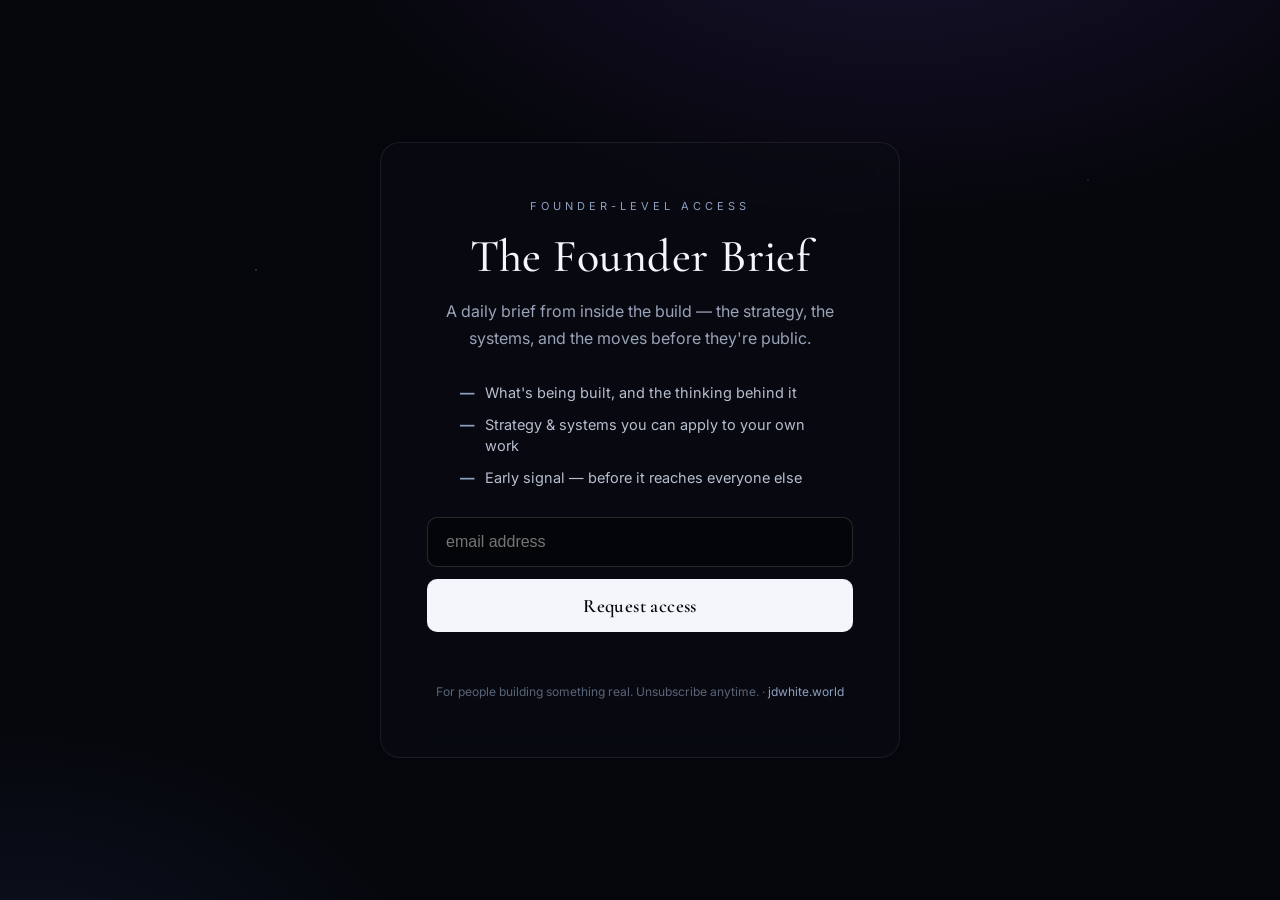
<file: founder/index.html>
<!doctype html>
<html lang="en">
<head>
<meta charset="utf-8" />
<meta name="viewport" content="width=device-width, initial-scale=1, viewport-fit=cover" />
<title>The Founder Brief — JD White</title>
<meta name="description" content="Founder-level access. A daily brief on what's being built, the strategy behind it, and the moves before they're public." />
<meta name="theme-color" content="#05060B" />
<meta property="og:title" content="The Founder Brief — JD White" />
<meta property="og:description" content="Founder-level access. Strategy, systems, and signal — daily." />
<style>
  @import url('https://fonts.googleapis.com/css2?family=Cormorant+Garamond:wght@400;500;600&family=Inter:wght@400;500&display=swap');
  *{box-sizing:border-box;margin:0;padding:0}
  html,body{overflow-x:hidden;width:100%;max-width:100%}
  body{min-height:100dvh;background:
    radial-gradient(1000px 600px at 70% -15%,rgba(60,40,110,.4),transparent 60%),
    radial-gradient(800px 500px at 0% 110%,rgba(30,50,90,.3),transparent 55%),#05060B;
    color:#F4F6FB;font-family:'Inter',sans-serif;display:grid;place-items:center;padding:24px;overflow-x:hidden}
  .stars{position:fixed;inset:0;z-index:-1;background-image:
    radial-gradient(1px 1px at 20% 30%,rgba(255,255,255,.5),transparent),
    radial-gradient(1px 1px at 70% 60%,rgba(255,255,255,.4),transparent),
    radial-gradient(1px 1px at 40% 80%,rgba(200,210,255,.4),transparent),
    radial-gradient(1px 1px at 85% 20%,rgba(255,255,255,.3),transparent);}
  .card{width:100%;max-width:520px;background:rgba(10,12,20,.6);backdrop-filter:blur(18px);
    border:1px solid rgba(255,255,255,.08);border-radius:20px;padding:56px 46px;text-align:center}
  @media(max-width:520px){ .card{padding:40px 22px;border-radius:16px} h1{font-size:38px!important} }
  .kick{color:#8FA0C0;letter-spacing:.36em;font-size:11px;text-transform:uppercase}
  h1{font-family:'Cormorant Garamond';font-weight:500;font-size:46px;line-height:1.1;margin:18px 0 16px;letter-spacing:.01em}
  p.sub{color:#9AA3B8;font-size:16px;line-height:1.7;margin-bottom:30px}
  form{display:flex;flex-direction:column;gap:12px}
  input{width:100%;padding:15px 18px;border-radius:10px;border:1px solid rgba(255,255,255,.14);
    background:rgba(0,0,0,.35);color:#fff;font-size:16px;outline:none}
  input:focus{border-color:rgba(143,160,192,.7)}
  button{width:100%;padding:15px;border:0;border-radius:10px;cursor:pointer;font-family:'Cormorant Garamond';
    font-weight:600;font-size:19px;letter-spacing:.02em;color:#05060B;background:#F4F6FB;transition:transform .15s,background .2s}
  button:hover{transform:translateY(-1px);background:#fff} button:disabled{opacity:.6;cursor:default;transform:none}
  .ok{display:none;font-family:'Cormorant Garamond';font-size:24px;color:#C8CEDC;padding:18px 0}
  .err{color:#ff7a7a;font-size:13px;min-height:16px}
  .fine{font-size:12px;margin-top:22px;color:#5A6478;line-height:1.6}
  a{color:#8FA0C0;text-decoration:none}
  .pts{text-align:left;margin:0 auto 28px;max-width:360px;display:flex;flex-direction:column;gap:10px}
  .pt{display:flex;gap:10px;align-items:flex-start;color:#B6BECE;font-size:14.5px;line-height:1.5}
  .pt b{color:#8FA0C0}
</style>
</head>
<body>
  <div class="stars"></div>
  <div class="card">
    <div class="kick">Founder-Level Access</div>
    <h1>The Founder Brief</h1>
    <p class="sub">A daily brief from inside the build — the strategy, the systems, and the moves before they're public.</p>

    <div class="pts">
      <div class="pt"><b>—</b><span>What's being built, and the thinking behind it</span></div>
      <div class="pt"><b>—</b><span>Strategy &amp; systems you can apply to your own work</span></div>
      <div class="pt"><b>—</b><span>Early signal — before it reaches everyone else</span></div>
    </div>

    <form id="f">
      <input id="email" type="email" inputmode="email" autocomplete="email" placeholder="email address" required />
      <button id="btn" type="submit">Request access</button>
      <div class="err" id="err"></div>
    </form>
    <div class="ok" id="ok">You're on the inside. Watch your inbox.</div>

    <p class="fine">For people building something real. Unsubscribe anytime. · <a href="https://jdwhite.world">jdwhite.world</a></p>
  </div>

<script>
  const f=document.getElementById('f'),btn=document.getElementById('btn'),err=document.getElementById('err'),ok=document.getElementById('ok');
  f.addEventListener('submit',async(e)=>{
    e.preventDefault(); err.textContent=''; const email=document.getElementById('email').value.trim();
    if(!email.includes('@')){err.textContent='Enter a valid email.';return;}
    btn.disabled=true; btn.textContent='Requesting…';
    try{
      const r=await fetch('/api/subscribe',{method:'POST',headers:{'Content-Type':'application/json'},body:JSON.stringify({email})});
      if(r.ok){ f.style.display='none'; ok.style.display='block'; }
      else { const d=await r.json().catch(()=>({})); err.textContent=d.error||'Something went wrong. Try again.'; btn.disabled=false; btn.textContent='Request access'; }
    }catch{ err.textContent='Network error. Try again.'; btn.disabled=false; btn.textContent='Request access'; }
  });
</script>
</body>
</html>
</file>
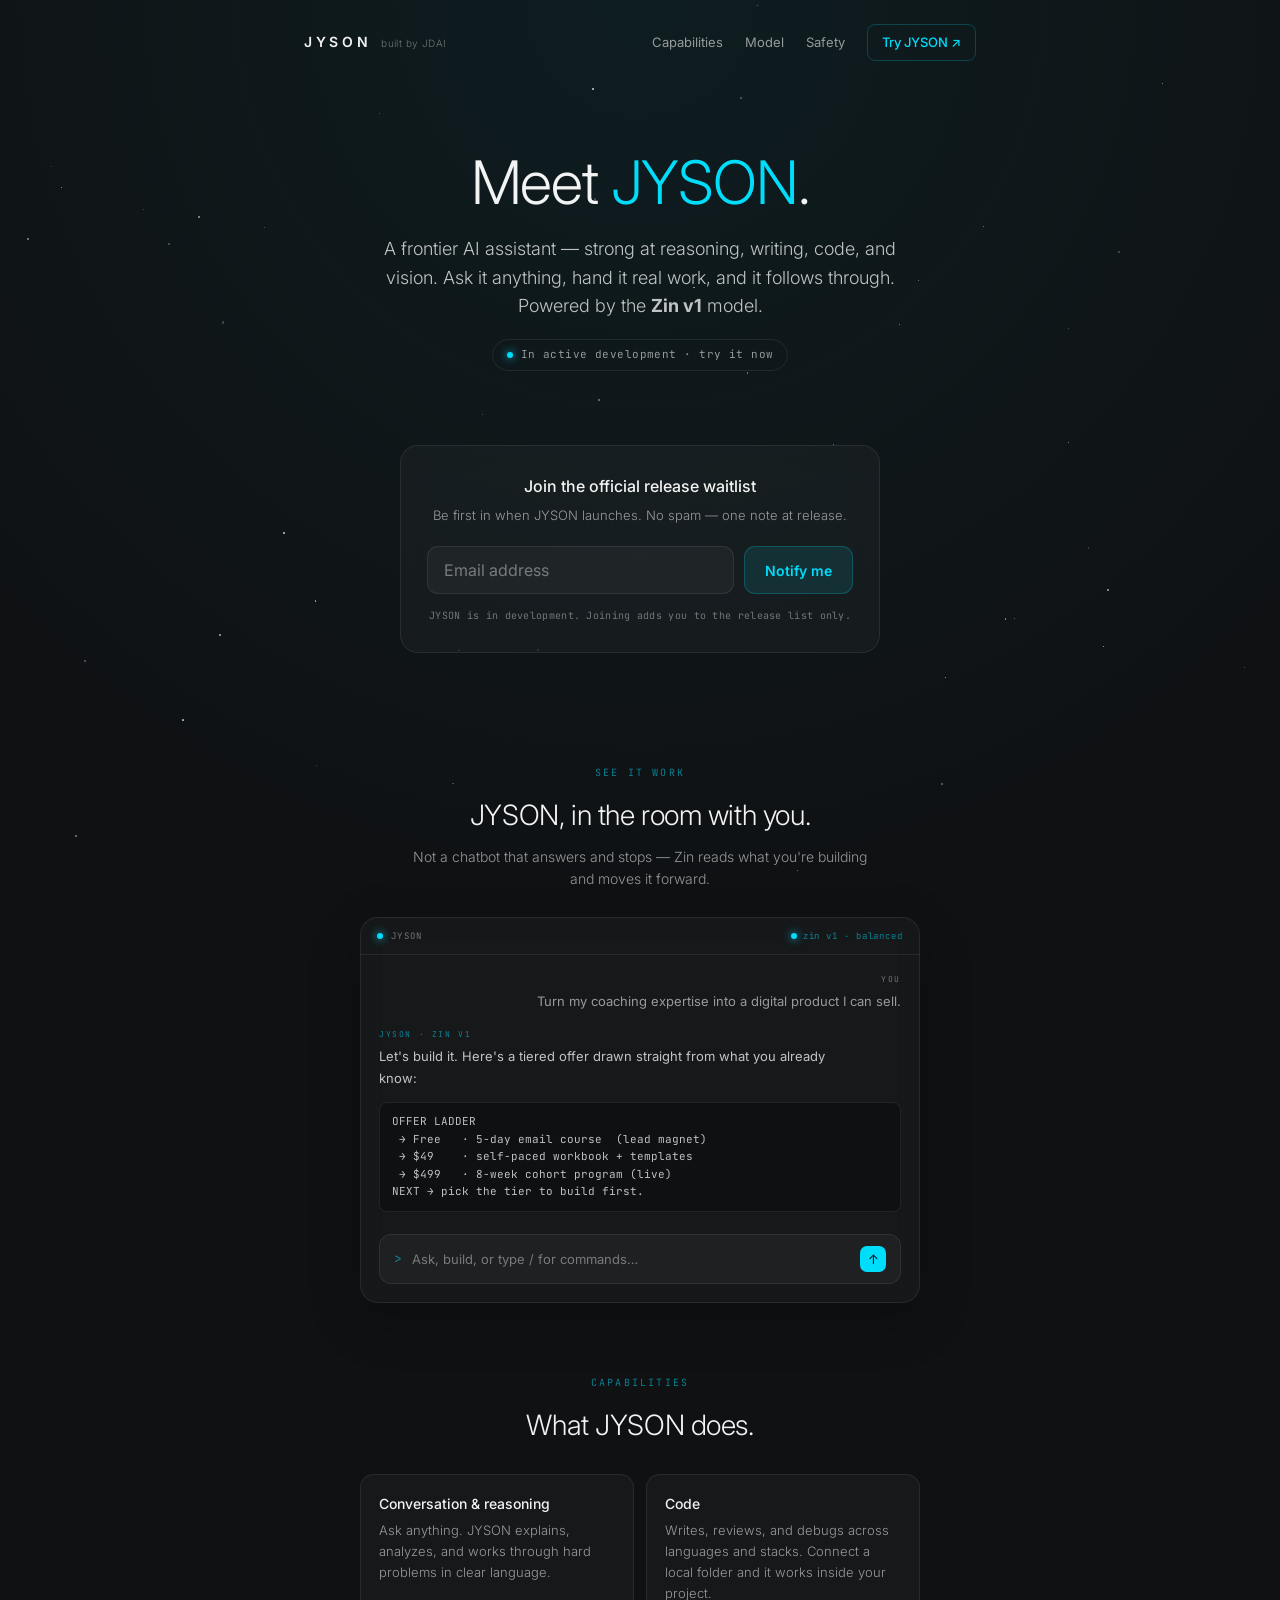
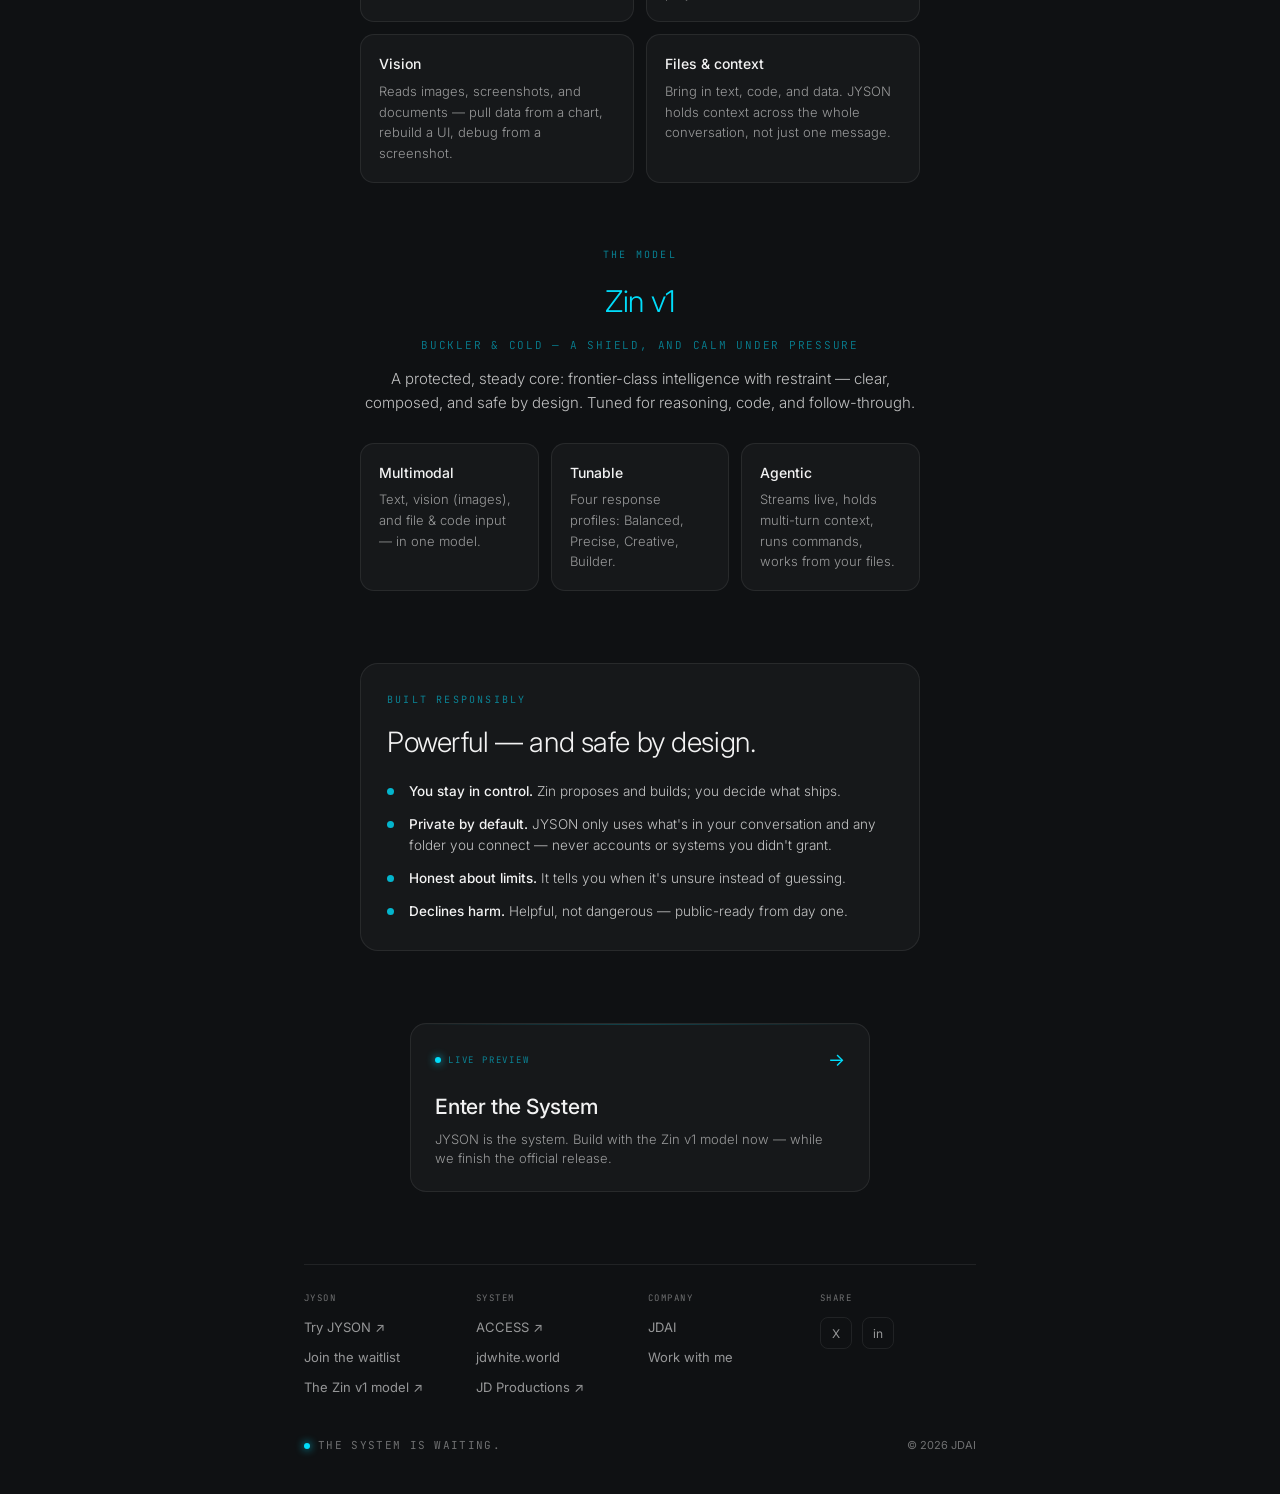
<file: system/index.html>
<!doctype html>
<html lang="en">
<head>
  <meta charset="UTF-8" />
  <meta name="viewport" content="width=device-width, initial-scale=1.0" />
  <title>JYSON — Join the Waitlist</title>
  <meta name="description" content="JYSON is the intelligence layer — an AI that builds with you, powered by the Zin v1 model. In development now. Try it, and join the official release waitlist." />
  <link rel="canonical" href="https://jdwhite.world/system" />
  <link rel="icon" type="image/png" href="/assets/images/jdp-icon.png?v=4" />
  <meta property="og:title" content="JYSON — Join the Waitlist" />
  <meta property="og:description" content="The intelligence layer that builds with you. Powered by Zin v1. Try it now, and be first in at the official release." />
  <meta property="og:url" content="https://jdwhite.world/system" />
  <meta name="theme-color" content="#0f1113" />
  <!-- Day/night theme — same auto schedule as the JYSON app (day 5:30a–7p, else night). Layout never changes; only colors swap. -->
  <script>
    (function () {
      var KEY = 'jyson-theme-preference', DAY = 5 * 60 + 30, NIGHT = 19 * 60, pref = 'auto';
      try { var s = localStorage.getItem(KEY); if (s === 'day' || s === 'night' || s === 'auto') pref = s; } catch (e) {}
      var t = pref === 'day' ? 'day' : pref === 'night' ? 'night'
        : (function () { var d = new Date(), m = d.getHours() * 60 + d.getMinutes(); return m >= DAY && m < NIGHT ? 'day' : 'night'; })();
      document.documentElement.setAttribute('data-theme', t);
    })();
  </script>
  <link rel="preconnect" href="https://fonts.googleapis.com" />
  <link rel="preconnect" href="https://fonts.gstatic.com" crossorigin />
  <link href="https://fonts.googleapis.com/css2?family=Inter:wght@300;400;500;600;700&family=JetBrains+Mono:wght@400;500&display=swap" rel="stylesheet" />
  <style>
    /* Night theme (default) — same palette + layout as the JYSON app */
    :root, [data-theme='night'] {
      color-scheme: dark;
      --bg: #0f1113;
      --cyan: #00ddfb;
      --cyan-muted: rgba(0, 221, 251, 0.55);
      --cyan-dim: rgba(0, 221, 251, 0.10);
      --cyan-glow: rgba(0, 221, 251, 0.22);
      --text: rgba(255, 255, 255, 0.95);
      --text-2: rgba(255, 255, 255, 0.74);
      --text-3: rgba(255, 255, 255, 0.56);
      --text-4: rgba(255, 255, 255, 0.40);
      --panel: rgba(255, 255, 255, 0.03);
      --panel-border: rgba(255, 255, 255, 0.08);
      --input-bg: rgba(255, 255, 255, 0.04);
      --btn-fg: #0f1113;
      --glow: rgba(0, 221, 251, 0.06);
      --font: 'Inter', system-ui, -apple-system, sans-serif;
      --mono: 'JetBrains Mono', ui-monospace, monospace;
    }
    /* Day theme — white, dark text. Same layout, colors swap (matches JYSON). */
    [data-theme='day'] {
      color-scheme: light;
      --bg: #e3e8ec;
      --cyan: #008fa8;
      --cyan-muted: rgba(0, 143, 168, 0.6);
      --cyan-dim: rgba(0, 143, 168, 0.10);
      --cyan-glow: rgba(0, 143, 168, 0.28);
      --text: rgba(12, 18, 28, 0.95);
      --text-2: rgba(12, 18, 28, 0.74);
      --text-3: rgba(12, 18, 28, 0.58);
      --text-4: rgba(12, 18, 28, 0.45);
      --panel: rgba(255, 255, 255, 0.7);
      --panel-border: rgba(12, 18, 28, 0.10);
      --input-bg: rgba(255, 255, 255, 0.85);
      --btn-fg: #ffffff;
      --glow: rgba(0, 143, 168, 0.12);
    }
    * { box-sizing: border-box; margin: 0; padding: 0; }
    html, body { max-width: 100%; overflow-x: hidden; }
    body {
      background: var(--bg);
      background-image: radial-gradient(ellipse 120% 50% at 50% 0%, var(--glow) 0%, transparent 60%);
      color: var(--text);
      font-family: var(--font);
      -webkit-font-smoothing: antialiased;
      min-height: 100svh;
      line-height: 1.6;
      transition: background-color 0.35s ease, color 0.35s ease;
    }
    [data-theme='day'] #stars { display: none; } /* stars only at night */
    /* soft drifting starfield */
    #stars { position: fixed; inset: 0; z-index: 0; pointer-events: none; }
    .star { position: absolute; border-radius: 50%; background: #fff; animation: twinkle var(--d) ease-in-out infinite; animation-delay: var(--dl); opacity: var(--b); }
    @keyframes twinkle { 0%,100% { opacity: calc(var(--b) * 0.3); } 50% { opacity: var(--b); } }

    .wrap { position: relative; z-index: 1; max-width: 720px; margin: 0 auto; padding: 0 24px; }

    /* Nav */
    nav { display: flex; align-items: center; justify-content: space-between; gap: 12px; padding: 24px; max-width: 720px; margin: 0 auto; }
    .brand-group { display: flex; align-items: baseline; gap: 10px; min-width: 0; }
    .brand { font-size: 14px; font-weight: 600; letter-spacing: 0.26em; text-transform: uppercase; }
    .brand-sub { font-size: 10px; font-weight: 300; color: var(--text-4); letter-spacing: 0.04em; }
    /* Top nav links — credibility, Anthropic-announcement style */
    .nav-links { display: flex; align-items: center; gap: 22px; flex-shrink: 0; }
    .nav-links a { font-family: var(--font); font-size: 13px; font-weight: 400; color: var(--text-3); text-decoration: none; white-space: nowrap; transition: color 0.18s ease; }
    .nav-links a:hover { color: var(--cyan); }
    .nav-try { color: var(--cyan) !important; font-weight: 500 !important; border: 1px solid var(--cyan-glow); border-radius: 8px; padding: 7px 14px; transition: background 0.18s ease, border-color 0.18s ease; }
    .nav-try:hover { background: var(--cyan-dim); border-color: var(--cyan); }
    @media (max-width: 640px) {
      .brand-sub { display: none; }
      .nav-links { gap: 0; }
      .nav-links a:not(.nav-try) { display: none; }
    }

    /* Hero */
    .hero { padding: 64px 0 40px; text-align: center; }
    .eyebrow {
      display: inline-flex; align-items: center; gap: 8px;
      font-family: var(--mono); font-size: 10px; letter-spacing: 0.22em; text-transform: uppercase;
      color: var(--cyan-muted); margin-bottom: 22px;
    }
    .dot { width: 6px; height: 6px; border-radius: 50%; background: var(--cyan); box-shadow: 0 0 8px var(--cyan); animation: pulse 1.8s ease-in-out infinite; }
    @keyframes pulse { 0%,100% { opacity: 1; } 50% { opacity: 0.4; } }
    h1 { font-size: clamp(34px, 7vw, 60px); font-weight: 300; letter-spacing: -0.02em; line-height: 1.1; margin-bottom: 20px; }
    h1 .accent { color: var(--cyan); }
    .lead { font-size: clamp(15px, 2.2vw, 18px); font-weight: 300; color: var(--text-2); max-width: 540px; margin: 0 auto 18px; }

    .devnote {
      display: inline-flex; align-items: center; gap: 8px;
      font-family: var(--mono); font-size: 11px; letter-spacing: 0.04em; color: var(--text-3);
      border: 1px solid var(--panel-border); border-radius: 99px; padding: 6px 14px; margin-bottom: 30px;
    }

    .actions { display: flex; flex-direction: column; align-items: center; gap: 14px; }
    .btn-try {
      display: inline-flex; align-items: center; gap: 8px;
      font-family: var(--font); font-size: 15px; font-weight: 600; letter-spacing: 0.01em;
      color: var(--btn-fg); background: var(--cyan); border: none; border-radius: 12px;
      padding: 14px 28px; text-decoration: none; cursor: pointer;
      box-shadow: 0 0 24px rgba(0,221,251,0.28); transition: transform 0.18s ease, box-shadow 0.18s ease;
    }
    .btn-try:hover { transform: translateY(-1px); box-shadow: 0 0 34px rgba(0,221,251,0.45); }
    .try-sub { font-family: var(--mono); font-size: 10px; letter-spacing: 0.08em; color: var(--text-4); text-transform: uppercase; }

    /* ── System link card — clean, editorial, restrained ─────────────── */
    .system-card {
      display: block; width: 100%; max-width: 460px; margin: 4px auto 0;
      text-decoration: none; color: var(--text); text-align: left;
      background: var(--panel); border: 1px solid var(--panel-border); border-radius: 16px;
      padding: 22px 24px; position: relative; overflow: hidden;
      transition: border-color 0.25s ease, transform 0.25s ease, box-shadow 0.25s ease;
    }
    .system-card::before { /* subtle top hairline accent */
      content: ''; position: absolute; top: 0; left: 0; right: 0; height: 1px;
      background: linear-gradient(90deg, transparent, var(--cyan-glow), transparent);
    }
    .system-card:hover { border-color: var(--cyan-glow); transform: translateY(-2px); box-shadow: 0 14px 44px rgba(0,221,251,0.10); }
    .system-card:hover .sc-arrow { transform: translateX(4px); }
    .sc-top { display: flex; align-items: center; justify-content: space-between; margin-bottom: 16px; }
    .sc-live { display: inline-flex; align-items: center; gap: 7px; font-family: var(--mono); font-size: 9px; letter-spacing: 0.2em; text-transform: uppercase; color: var(--cyan-muted); }
    .sc-arrow { font-size: 18px; color: var(--cyan); transition: transform 0.25s ease; }
    .sc-title { font-size: 21px; font-weight: 500; letter-spacing: -0.01em; margin-bottom: 6px; }
    .sc-sub { font-size: 13px; font-weight: 300; color: var(--text-3); line-height: 1.5; }

    /* Waitlist card */
    .waitlist {
      margin: 44px auto 0; max-width: 480px;
      background: var(--panel); border: 1px solid var(--panel-border); border-radius: 18px;
      padding: 28px 26px; backdrop-filter: blur(12px);
    }
    .wl-title { font-size: 16px; font-weight: 500; margin-bottom: 6px; }
    .wl-sub { font-size: 13px; font-weight: 300; color: var(--text-3); margin-bottom: 20px; }
    .wl-form { display: flex; gap: 10px; flex-wrap: wrap; }
    .wl-input {
      flex: 1; min-width: 0; background: var(--input-bg); border: 1px solid var(--panel-border);
      border-radius: 11px; padding: 13px 16px; color: var(--text); font-family: var(--font); font-size: 16px; outline: none;
      transition: border-color 0.2s ease, box-shadow 0.2s ease;
    }
    .wl-input::placeholder { color: var(--text-4); }
    .wl-input:focus { border-color: var(--cyan-glow); box-shadow: 0 0 0 3px rgba(0,221,251,0.08); }
    .wl-btn {
      background: var(--cyan-dim); border: 1px solid var(--cyan-glow); color: var(--cyan);
      border-radius: 11px; padding: 13px 20px; font-family: var(--font); font-size: 14px; font-weight: 600;
      cursor: pointer; white-space: nowrap; transition: background 0.18s ease;
    }
    .wl-btn:hover { background: rgba(0,221,251,0.18); }
    .wl-btn:disabled { opacity: 0.6; cursor: default; }
    .wl-success { font-size: 14px; color: var(--cyan); text-align: center; padding: 6px 0; }
    .wl-error { font-size: 12px; color: #ff8c8c; margin-top: 10px; display: none; }
    .wl-note { font-family: var(--mono); font-size: 10px; color: var(--text-4); margin-top: 14px; text-align: center; letter-spacing: 0.03em; }

    /* Model section */
    .model { margin: 64px auto 0; max-width: 560px; text-align: center; }
    .model-eyebrow { font-family: var(--mono); font-size: 10px; letter-spacing: 0.22em; text-transform: uppercase; color: var(--cyan-muted); margin-bottom: 14px; }
    .model h2 { font-size: clamp(22px, 4vw, 30px); font-weight: 300; letter-spacing: -0.015em; margin-bottom: 12px; }
    .model h2 .v { color: var(--cyan); }
    .model p { font-size: 15px; font-weight: 300; color: var(--text-2); }
    .pillars { display: grid; grid-template-columns: 1fr; gap: 12px; margin-top: 28px; text-align: left; }
    .pillar { background: var(--panel); border: 1px solid var(--panel-border); border-radius: 14px; padding: 18px 18px; }
    .pillar h3 { font-size: 14px; font-weight: 500; margin-bottom: 5px; }
    .pillar p { font-size: 13px; color: var(--text-3); }

    /* Footer */
    footer { margin-top: 72px; border-top: 1px solid var(--panel-border); padding: 26px 0 40px; }
    .foot-row { display: flex; align-items: center; justify-content: space-between; flex-wrap: wrap; gap: 12px; }
    .sys-status { display: inline-flex; align-items: center; gap: 8px; font-family: var(--mono); font-size: 11px; letter-spacing: 0.12em; text-transform: uppercase; color: var(--text-4); }
    .foot-link { font-size: 11px; color: var(--text-4); text-decoration: none; }
    .foot-link:hover { color: var(--cyan-muted); }

    @media (min-width: 640px) { .pillars { grid-template-columns: repeat(3, 1fr); } }

    /* ── Section heading helper ───────────────────────────────────────── */
    .sec { margin: 72px auto 0; max-width: 560px; }
    .sec-eyebrow { font-family: var(--mono); font-size: 10px; letter-spacing: 0.22em; text-transform: uppercase; color: var(--cyan-muted); text-align: center; margin-bottom: 12px; }
    .sec-title { font-size: clamp(20px, 3.6vw, 28px); font-weight: 300; letter-spacing: -0.015em; text-align: center; margin-bottom: 8px; }
    .sec-lead { font-size: 14px; font-weight: 300; color: var(--text-3); text-align: center; max-width: 460px; margin: 0 auto; }

    /* ── Product preview — JYSON chat mock ────────────────────────────── */
    .chatwin { margin-top: 26px; background: var(--panel); border: 1px solid var(--panel-border); border-radius: 18px; overflow: hidden; backdrop-filter: blur(12px); box-shadow: 0 16px 50px rgba(0,0,0,0.25); }
    .cw-bar { display: flex; align-items: center; gap: 8px; padding: 11px 16px; border-bottom: 1px solid var(--panel-border); }
    .cw-bar .cw-label { font-family: var(--mono); font-size: 9px; letter-spacing: 0.15em; text-transform: uppercase; color: var(--text-4); }
    .cw-model { margin-left: auto; display: inline-flex; align-items: center; gap: 6px; font-family: var(--mono); font-size: 9px; letter-spacing: 0.1em; color: var(--cyan-muted); text-transform: lowercase; }
    .cw-msgs { padding: 18px; display: flex; flex-direction: column; gap: 16px; }
    .cw-row { display: flex; flex-direction: column; gap: 5px; }
    .cw-row.user { align-items: flex-end; }
    .cw-tag { font-family: var(--mono); font-size: 8px; letter-spacing: 0.2em; text-transform: uppercase; }
    .cw-tag.you { color: var(--text-4); } .cw-tag.zin { color: var(--cyan-muted); }
    .cw-text { font-size: 13px; line-height: 1.65; color: var(--text-2); max-width: 92%; }
    .cw-text.u { color: var(--text-3); text-align: right; }
    .cw-code { margin-top: 8px; font-family: var(--mono); font-size: 11px; line-height: 1.6; background: rgba(0,0,0,0.30); border: 1px solid var(--panel-border); border-radius: 8px; padding: 10px 12px; color: var(--text-2); overflow-x: auto; white-space: pre; }
    [data-theme='day'] .cw-code { background: rgba(12,18,28,0.05); }
    .cw-input { display: flex; align-items: center; gap: 10px; margin: 4px 18px 18px; padding: 11px 14px; border: 1px solid var(--panel-border); border-radius: 12px; background: var(--input-bg); }
    .cw-input .pr { font-family: var(--mono); font-size: 13px; color: var(--cyan-muted); }
    .cw-input .ph { flex: 1; font-size: 13px; color: var(--text-4); }
    .cw-input .snd { width: 26px; height: 26px; border-radius: 7px; background: var(--cyan); color: var(--btn-fg); display: flex; align-items: center; justify-content: center; font-size: 13px; flex-shrink: 0; }

    /* ── Use cases ────────────────────────────────────────────────────── */
    .uc-grid { display: grid; grid-template-columns: 1fr; gap: 12px; margin-top: 26px; }
    .uc { background: var(--panel); border: 1px solid var(--panel-border); border-radius: 14px; padding: 18px; }
    .uc h3 { font-size: 14px; font-weight: 500; margin-bottom: 5px; }
    .uc p { font-size: 13px; font-weight: 300; color: var(--text-3); }
    @media (min-width: 640px) { .uc-grid { grid-template-columns: repeat(2, 1fr); } }

    /* ── Safety ───────────────────────────────────────────────────────── */
    .safety { margin: 72px auto 0; max-width: 560px; background: var(--panel); border: 1px solid var(--panel-border); border-radius: 18px; padding: 28px 26px; }
    .safety .sec-eyebrow, .safety .sec-title { text-align: left; }
    .safety .sec-title { margin-bottom: 16px; }
    .safety ul { list-style: none; display: flex; flex-direction: column; gap: 12px; }
    .safety li { position: relative; padding-left: 22px; font-size: 13.5px; font-weight: 300; line-height: 1.55; color: var(--text-2); }
    .safety li::before { content: ''; position: absolute; left: 0; top: 7px; width: 7px; height: 7px; border-radius: 50%; background: var(--cyan); opacity: 0.8; }
    .safety .s-k { color: var(--text); font-weight: 500; }

    /* ── Rich footer ──────────────────────────────────────────────────── */
    .foot-cols { display: grid; grid-template-columns: 1fr 1fr; gap: 22px 16px; margin-bottom: 30px; }
    @media (min-width: 560px) { .foot-cols { grid-template-columns: repeat(4, 1fr); } }
    .fc-title { font-family: var(--mono); font-size: 9px; letter-spacing: 0.16em; text-transform: uppercase; color: var(--text-4); margin-bottom: 12px; }
    .fc-link { display: block; font-size: 13px; color: var(--text-3); text-decoration: none; margin-bottom: 9px; transition: color 0.18s ease; }
    .fc-link:hover { color: var(--cyan-muted); }
    .share { display: flex; gap: 10px; margin-top: 4px; }
    .share a { width: 32px; height: 32px; border: 1px solid var(--panel-border); border-radius: 8px; display: flex; align-items: center; justify-content: center; color: var(--text-3); text-decoration: none; font-size: 12px; transition: all 0.18s ease; }
    .share a:hover { color: var(--cyan); border-color: var(--cyan-glow); }
  </style>
</head>
<body>
  <div id="stars"></div>

  <nav>
    <span class="brand-group">
      <span class="brand">JYSON</span>
      <span class="brand-sub">built by JDAI</span>
    </span>
    <div class="nav-links">
      <a href="#capabilities">Capabilities</a>
      <a href="#model">Model</a>
      <a href="#safety">Safety</a>
      <a class="nav-try" href="https://jyson.vercel.app" target="_blank" rel="noopener">Try JYSON ↗</a>
    </div>
  </nav>

  <div class="wrap">
    <!-- Hero -->
    <section class="hero">
      <h1>Meet <span class="accent">JYSON</span>.</h1>
      <p class="lead">
        A frontier AI assistant — strong at reasoning, writing, code, and vision.
        Ask it anything, hand it real work, and it follows through. Powered by the <strong>Zin&nbsp;v1</strong> model.
      </p>
      <div class="devnote"><span class="dot"></span> In active development · try it now</div>

      <!-- Waitlist -->
      <div class="waitlist">
        <div class="wl-title">Join the official release waitlist</div>
        <div class="wl-sub">Be first in when JYSON launches. No spam — one note at release.</div>
        <form class="wl-form" id="wl-form" onsubmit="return submitWaitlist(event)">
          <input class="wl-input" id="wl-email" type="email" required placeholder="Email address" autocomplete="email" />
          <button class="wl-btn" id="wl-btn" type="submit">Notify me</button>
        </form>
        <div class="wl-error" id="wl-error">Something went wrong — try again.</div>
        <div class="wl-note">JYSON is in development. Joining adds you to the release list only.</div>
      </div>
    </section>

    <!-- Product preview -->
    <section class="sec" aria-label="JYSON preview">
      <div class="sec-eyebrow">See it work</div>
      <h2 class="sec-title">JYSON, in the room with you.</h2>
      <p class="sec-lead">Not a chatbot that answers and stops — Zin reads what you're building and moves it forward.</p>
      <div class="chatwin">
        <div class="cw-bar">
          <span class="dot"></span>
          <span class="cw-label">JYSON</span>
          <span class="cw-model"><span class="dot"></span> zin v1 · balanced</span>
        </div>
        <div class="cw-msgs">
          <div class="cw-row user">
            <span class="cw-tag you">You</span>
            <span class="cw-text u">Turn my coaching expertise into a digital product I can sell.</span>
          </div>
          <div class="cw-row">
            <span class="cw-tag zin">JYSON · Zin v1</span>
            <span class="cw-text">Let's build it. Here's a tiered offer drawn straight from what you already know:</span>
            <div class="cw-code">OFFER LADDER
 → Free   · 5-day email course  (lead magnet)
 → $49    · self-paced workbook + templates
 → $499   · 8-week cohort program (live)
NEXT → pick the tier to build first.</div>
          </div>
        </div>
        <div class="cw-input">
          <span class="pr">&gt;</span>
          <span class="ph">Ask, build, or type / for commands…</span>
          <span class="snd">↑</span>
        </div>
      </div>
    </section>

    <!-- Capabilities -->
    <section id="capabilities" class="sec" aria-label="Capabilities">
      <div class="sec-eyebrow">Capabilities</div>
      <h2 class="sec-title">What JYSON does.</h2>
      <div class="uc-grid">
        <div class="uc"><h3>Conversation &amp; reasoning</h3><p>Ask anything. JYSON explains, analyzes, and works through hard problems in clear language.</p></div>
        <div class="uc"><h3>Code</h3><p>Writes, reviews, and debugs across languages and stacks. Connect a local folder and it works inside your project.</p></div>
        <div class="uc"><h3>Vision</h3><p>Reads images, screenshots, and documents — pull data from a chart, rebuild a UI, debug from a screenshot.</p></div>
        <div class="uc"><h3>Files &amp; context</h3><p>Bring in text, code, and data. JYSON holds context across the whole conversation, not just one message.</p></div>
      </div>
    </section>

    <!-- The model -->
    <section id="model" class="model">
      <div class="model-eyebrow">The Model</div>
      <h2><span class="v">Zin v1</span></h2>
      <p style="font-family: var(--mono); font-size: 11px; letter-spacing: 0.16em; text-transform: uppercase; color: var(--cyan-muted); margin-bottom: 12px;">Buckler &amp; cold — a shield, and calm under pressure</p>
      <p>A protected, steady core: frontier-class intelligence with restraint — clear, composed, and safe by design. Tuned for reasoning, code, and follow-through.</p>
      <div class="pillars">
        <div class="pillar"><h3>Multimodal</h3><p>Text, vision (images), and file &amp; code input — in one model.</p></div>
        <div class="pillar"><h3>Tunable</h3><p>Four response profiles: Balanced, Precise, Creative, Builder.</p></div>
        <div class="pillar"><h3>Agentic</h3><p>Streams live, holds multi-turn context, runs commands, works from your files.</p></div>
      </div>
    </section>

    <!-- Built responsibly -->
    <section id="safety" class="safety" aria-label="Built responsibly">
      <div class="sec-eyebrow">Built responsibly</div>
      <h2 class="sec-title">Powerful — and safe by design.</h2>
      <ul>
        <li><span class="s-k">You stay in control.</span> Zin proposes and builds; you decide what ships.</li>
        <li><span class="s-k">Private by default.</span> JYSON only uses what's in your conversation and any folder you connect — never accounts or systems you didn't grant.</li>
        <li><span class="s-k">Honest about limits.</span> It tells you when it's unsure instead of guessing.</li>
        <li><span class="s-k">Declines harm.</span> Helpful, not dangerous — public-ready from day one.</li>
      </ul>
    </section>

    <!-- Enter the system -->
    <section class="sec" style="text-align: center;" aria-label="Enter the System">
      <a class="system-card" href="https://jyson.vercel.app" target="_blank" rel="noopener" aria-label="Enter the System">
        <div class="sc-top">
          <span class="sc-live"><span class="dot"></span> Live preview</span>
          <span class="sc-arrow">→</span>
        </div>
        <div class="sc-title">Enter the System</div>
        <div class="sc-sub">JYSON is the system. Build with the Zin&nbsp;v1 model now — while we finish the official release.</div>
      </a>
    </section>

    <!-- Footer -->
    <footer>
      <div class="foot-cols">
        <div>
          <div class="fc-title">JYSON</div>
          <a class="fc-link" href="https://jyson.vercel.app" target="_blank" rel="noopener">Try JYSON ↗</a>
          <a class="fc-link" href="#wl-email">Join the waitlist</a>
          <a class="fc-link" href="https://jyson.vercel.app" target="_blank" rel="noopener">The Zin v1 model ↗</a>
        </div>
        <div>
          <div class="fc-title">System</div>
          <a class="fc-link" href="https://app-iota-inky-62.vercel.app" target="_blank" rel="noopener">ACCESS ↗</a>
          <a class="fc-link" href="https://jdwhite.world/">jdwhite.world</a>
          <a class="fc-link" href="https://jdproductions.io" target="_blank" rel="noopener">JD Productions ↗</a>
        </div>
        <div>
          <div class="fc-title">Company</div>
          <a class="fc-link" href="https://jdwhite.world/">JDAI</a>
          <a class="fc-link" href="https://jdwhite.world/work-with-me">Work with me</a>
        </div>
        <div>
          <div class="fc-title">Share</div>
          <div class="share">
            <a href="https://twitter.com/intent/tweet?text=JYSON%20%E2%80%94%20the%20intelligence%20layer%20that%20builds%20with%20you.&url=https%3A%2F%2Fjdwhite.world%2Fsystem" target="_blank" rel="noopener" aria-label="Share on X">X</a>
            <a href="https://www.linkedin.com/sharing/share-offsite/?url=https%3A%2F%2Fjdwhite.world%2Fsystem" target="_blank" rel="noopener" aria-label="Share on LinkedIn">in</a>
          </div>
        </div>
      </div>
      <div class="foot-row">
        <span class="sys-status"><span class="dot"></span> The system is waiting.</span>
        <span class="foot-link">© 2026 JDAI</span>
      </div>
    </footer>
  </div>

  <script>
    // ── Waitlist endpoint ──────────────────────────────────────────────
    // Paste your Formspree form URL here to capture signups (free: formspree.io).
    // e.g. 'https://formspree.io/f/abcdwxyz'. Leave '' to use the mailto fallback.
    var WAITLIST_ENDPOINT = 'https://formspree.io/f/maqzgqwz';
    var FALLBACK_EMAIL = 'jdevinwhite2@gmail.com';

    async function submitWaitlist(e) {
      e.preventDefault();
      var email = document.getElementById('wl-email').value.trim();
      var btn = document.getElementById('wl-btn');
      var form = document.getElementById('wl-form');
      var err = document.getElementById('wl-error');
      if (!email) return false;
      err.style.display = 'none';
      btn.disabled = true; btn.textContent = '…';

      function success() {
        form.parentNode.querySelector('.wl-form').outerHTML =
          '<div class="wl-success">You’re on the list. We’ll reach out at launch.</div>';
      }

      try {
        if (WAITLIST_ENDPOINT) {
          var res = await fetch(WAITLIST_ENDPOINT, {
            method: 'POST',
            headers: { 'Content-Type': 'application/json', 'Accept': 'application/json' },
            body: JSON.stringify({ email: email, source: 'jdwhite.world/system', list: 'jyson-official-release' })
          });
          if (!res.ok) throw new Error('bad status');
          success();
        } else {
          // No endpoint configured yet → open a pre-filled email so no signup is lost.
          window.location.href = 'mailto:' + FALLBACK_EMAIL +
            '?subject=JYSON%20Waitlist&body=' + encodeURIComponent('Add me to the JYSON release waitlist: ' + email);
          success();
        }
      } catch (_) {
        btn.disabled = false; btn.textContent = 'Notify me';
        err.style.display = 'block';
      }
      return false;
    }

    // ── Soft starfield ─────────────────────────────────────────────────
    (function () {
      var c = document.getElementById('stars');
      for (var i = 0; i < 50; i++) {
        var s = document.createElement('div');
        s.className = 'star';
        var size = Math.random() * 1.6 + 0.5;
        s.style.left = (Math.random() * 100) + '%';
        s.style.top = (Math.random() * 100) + '%';
        s.style.width = size + 'px';
        s.style.height = size + 'px';
        s.style.setProperty('--b', (Math.random() * 0.5 + 0.2).toFixed(2));
        s.style.setProperty('--d', (Math.random() * 3 + 3).toFixed(1) + 's');
        s.style.setProperty('--dl', (Math.random() * 4).toFixed(1) + 's');
        c.appendChild(s);
      }
    })();
  </script>
</body>
</html>
</file>
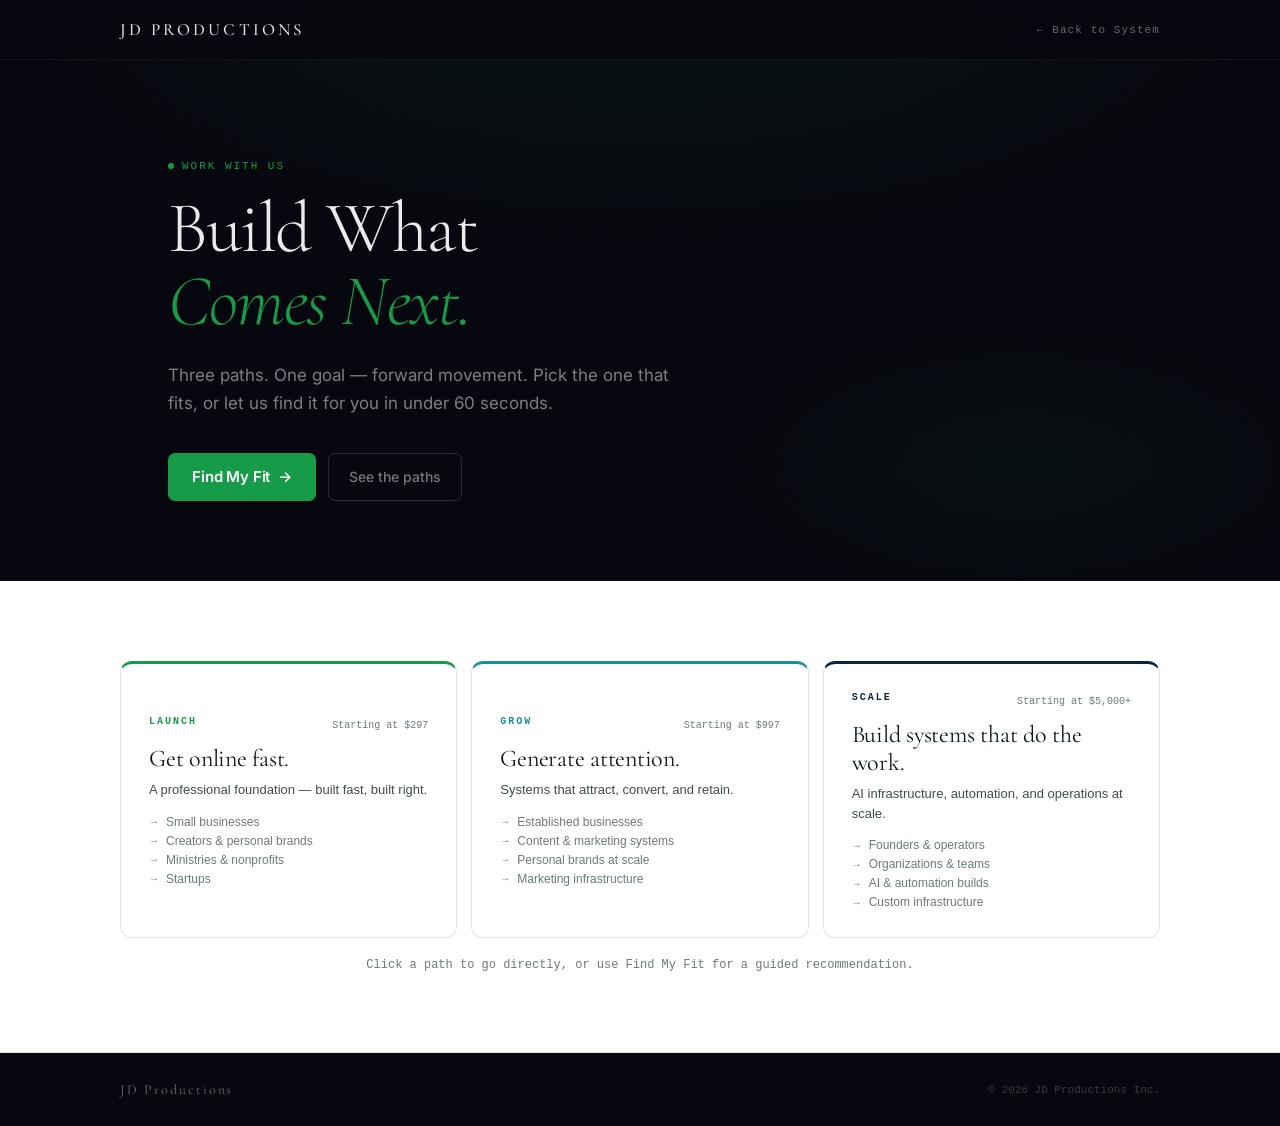
<file: work-with-me/index 2.html>
<!DOCTYPE html>
<html lang="en">
<head>
  <meta charset="UTF-8">
  <meta name="viewport" content="width=device-width, initial-scale=1.0, maximum-scale=1.0">
  <title>Work With Us — JD Productions</title>
  <meta name="description" content="Launch, grow, or scale your project with JD Productions. Find your fit in under 60 seconds.">
  <link rel="canonical" href="https://jdwhite.world/work-with-me/">
  <link rel="icon" type="image/svg+xml" href="/assets/images/favicon.svg?v=3">
  <link rel="icon" type="image/x-icon" href="/favicon.ico">
  <link rel="preconnect" href="https://fonts.googleapis.com">
  <link rel="preconnect" href="https://fonts.gstatic.com" crossorigin>
  <link href="https://fonts.googleapis.com/css2?family=Cormorant+Garamond:ital,wght@0,300;0,400;0,500;1,300;1,400&family=Inter:wght@300;400;500;600&display=swap" rel="stylesheet">

  <style>
    *, *::before, *::after { box-sizing: border-box; margin: 0; padding: 0; }

    :root {
      --emerald:    #169B48;
      --emerald-dk: #0F7035;
      --emerald-lt: rgba(22,155,72,0.10);
      --dark:       #07080F;
      --dark-2:     #0D1018;
      --white:      #FFFFFF;
      --bg-alt:     #F8FAF9;
      --text:       #0A1A12;
      --text-sub:   #3A5044;
      --text-mute:  #6A7D72;
      --border:     #DDE8E2;
      --mono:       'Courier New', Courier, monospace;
    }

    html { scroll-behavior: smooth; }

    body {
      font-family: 'Inter', sans-serif;
      background: var(--white);
      color: var(--text);
      -webkit-font-smoothing: antialiased;
      min-height: 100vh;
    }

    /* ── Nav ── */
    nav {
      position: fixed;
      top: 0; left: 0; right: 0;
      z-index: 100;
      height: 60px;
      display: flex;
      align-items: center;
      padding: 0 clamp(16px, 4vw, 48px);
      background: rgba(7,8,15,0.92);
      backdrop-filter: blur(14px);
      -webkit-backdrop-filter: blur(14px);
      border-bottom: 1px solid rgba(255,255,255,0.06);
    }

    .nav-inner {
      width: 100%;
      max-width: 1040px;
      margin: 0 auto;
      display: flex;
      align-items: center;
      justify-content: space-between;
    }

    .nav-logo {
      font-family: 'Cormorant Garamond', serif;
      font-size: 17px;
      font-weight: 500;
      letter-spacing: 0.18em;
      color: rgba(255,255,255,0.90);
      text-decoration: none;
      text-transform: uppercase;
    }

    .nav-back {
      font-family: var(--mono);
      font-size: 11px;
      letter-spacing: 0.10em;
      color: rgba(255,255,255,0.40);
      text-decoration: none;
      display: flex;
      align-items: center;
      gap: 6px;
      transition: color 0.15s;
    }
    .nav-back:hover { color: rgba(255,255,255,0.70); }

    /* ── Hero ── */
    .hero {
      padding-top: 60px;
      background: var(--dark);
      overflow: hidden;
      position: relative;
    }

    .hero::before {
      content: '';
      position: absolute;
      inset: 0;
      background:
        radial-gradient(ellipse 70% 60% at 50% 0%, rgba(22,155,72,0.08) 0%, transparent 70%),
        radial-gradient(ellipse 40% 40% at 80% 80%, rgba(22,155,72,0.05) 0%, transparent 60%);
      pointer-events: none;
    }

    .hero-inner {
      max-width: 1040px;
      margin: 0 auto;
      padding: clamp(64px, 10vw, 100px) clamp(16px, 4vw, 48px) clamp(56px, 8vw, 80px);
      position: relative;
      z-index: 1;
    }

    .hero-eyebrow {
      font-family: var(--mono);
      font-size: 11px;
      letter-spacing: 0.18em;
      color: var(--emerald);
      text-transform: uppercase;
      margin-bottom: 20px;
      display: flex;
      align-items: center;
      gap: 8px;
    }

    .hero-eyebrow::before {
      content: '';
      display: inline-block;
      width: 6px; height: 6px;
      border-radius: 50%;
      background: var(--emerald);
    }

    .hero-title {
      font-family: 'Cormorant Garamond', serif;
      font-size: clamp(40px, 6vw, 72px);
      font-weight: 300;
      line-height: 1.02;
      letter-spacing: -0.02em;
      color: rgba(255,255,255,0.92);
      margin-bottom: 22px;
    }

    .hero-title em {
      font-style: italic;
      color: var(--emerald);
    }

    .hero-sub {
      font-size: clamp(14px, 1.6vw, 17px);
      line-height: 1.65;
      color: rgba(255,255,255,0.48);
      max-width: 48ch;
      margin-bottom: 36px;
    }

    .btn-primary {
      display: inline-flex;
      align-items: center;
      gap: 8px;
      background: var(--emerald);
      color: #fff;
      border: none;
      border-radius: 7px;
      font-size: 15px;
      font-weight: 600;
      font-family: 'Inter', sans-serif;
      padding: 13px 24px;
      cursor: pointer;
      min-height: 48px;
      letter-spacing: -0.01em;
      text-decoration: none;
      transition: background 0.15s;
    }
    .btn-primary:hover { background: var(--emerald-dk); }

    .btn-ghost {
      display: inline-flex;
      align-items: center;
      gap: 6px;
      background: none;
      color: rgba(255,255,255,0.45);
      border: 1px solid rgba(255,255,255,0.14);
      border-radius: 7px;
      font-size: 14px;
      font-weight: 500;
      font-family: 'Inter', sans-serif;
      padding: 12px 20px;
      cursor: pointer;
      min-height: 48px;
      text-decoration: none;
      transition: border-color 0.15s, color 0.15s;
    }
    .btn-ghost:hover { border-color: rgba(255,255,255,0.30); color: rgba(255,255,255,0.75); }

    /* ── Tier cards ── */
    .tiers-section {
      background: var(--white);
      padding: clamp(52px, 7vw, 80px) clamp(16px, 4vw, 48px);
    }

    .tiers-grid {
      max-width: 1040px;
      margin: 0 auto;
      display: grid;
      grid-template-columns: repeat(3, 1fr);
      gap: 14px;
    }

    .tier-card {
      background: var(--white);
      border: 1.5px solid var(--border);
      border-radius: 12px;
      padding: clamp(20px, 2.5vw, 28px);
      cursor: pointer;
      text-align: left;
      transition: border-color 0.15s, background 0.15s, transform 0.15s;
    }

    .tier-card:hover {
      background: var(--bg-alt);
      transform: translateY(-2px);
    }

    .tier-label {
      font-family: var(--mono);
      font-size: 10px;
      font-weight: 700;
      letter-spacing: 0.20em;
      text-transform: uppercase;
      margin-bottom: 8px;
    }

    .tier-price {
      font-family: var(--mono);
      font-size: 10px;
      color: var(--text-mute);
      float: right;
    }

    .tier-headline {
      font-family: 'Cormorant Garamond', serif;
      font-size: clamp(20px, 2vw, 24px);
      font-weight: 400;
      color: var(--text);
      margin: 10px 0 8px;
      letter-spacing: -0.01em;
      line-height: 1.15;
    }

    .tier-desc {
      font-size: 13px;
      color: var(--text-sub);
      line-height: 1.55;
      margin-bottom: 14px;
    }

    .tier-for {
      list-style: none;
      display: flex;
      flex-direction: column;
      gap: 5px;
    }

    .tier-for li {
      font-size: 12px;
      color: var(--text-mute);
      display: flex;
      align-items: center;
      gap: 7px;
    }

    .tier-for li::before {
      content: '→';
      font-size: 10px;
    }

    /* ── Section wrapper ── */
    .section-inner {
      max-width: 640px;
      margin: 0 auto;
      padding: clamp(52px, 7vw, 80px) clamp(16px, 4vw, 24px);
    }

    /* ── Quiz ── */
    .quiz-section { background: var(--bg-alt); border-top: 1px solid var(--border); }

    .progress-dots {
      display: flex;
      align-items: center;
      gap: 5px;
      justify-content: center;
      margin-bottom: 36px;
    }

    .dot {
      height: 5px;
      border-radius: 100px;
      background: var(--border);
      transition: all 0.25s ease;
    }

    .dot.active { width: 20px; background: var(--emerald); }
    .dot.done   { width: 5px;  background: var(--emerald-dk); opacity: 0.6; }
    .dot.pending { width: 5px; }

    .quiz-card {
      transition: opacity 0.22s ease, transform 0.22s ease;
    }

    .quiz-card.fade-out {
      opacity: 0;
      transform: translateY(10px);
    }

    .q-eyebrow {
      font-family: var(--mono);
      font-size: 10px;
      letter-spacing: 0.14em;
      text-transform: uppercase;
      color: var(--text-mute);
      margin-bottom: 10px;
    }

    .q-text {
      font-family: 'Cormorant Garamond', serif;
      font-size: clamp(24px, 3.5vw, 34px);
      font-weight: 300;
      color: var(--text);
      margin-bottom: 28px;
      letter-spacing: -0.02em;
      line-height: 1.15;
    }

    .quiz-options {
      display: flex;
      flex-direction: column;
      gap: 9px;
    }

    .quiz-option {
      display: flex;
      align-items: center;
      justify-content: space-between;
      gap: 12px;
      background: var(--white);
      border: 1.5px solid var(--border);
      border-radius: 9px;
      padding: 14px 18px;
      cursor: pointer;
      text-align: left;
      font-size: 15px;
      font-weight: 500;
      font-family: 'Inter', sans-serif;
      color: var(--text-sub);
      width: 100%;
      min-height: 52px;
      transition: all 0.14s ease;
      -webkit-tap-highlight-color: transparent;
    }

    .quiz-option:hover, .quiz-option:focus {
      background: var(--bg-alt);
      border-color: var(--emerald);
      color: var(--text);
      outline: none;
    }

    .quiz-option .arrow {
      color: var(--emerald);
      font-size: 14px;
      opacity: 0;
      transition: opacity 0.14s;
      flex-shrink: 0;
    }
    .quiz-option:hover .arrow, .quiz-option:focus .arrow { opacity: 1; }

    /* ── Result ── */
    .result-section { background: var(--white); }

    .result-badge {
      display: inline-flex;
      align-items: center;
      gap: 10px;
      border-radius: 9px;
      padding: 10px 18px;
      margin-bottom: 28px;
    }

    .result-dot {
      width: 7px; height: 7px;
      border-radius: 50%;
    }

    .result-label {
      font-family: var(--mono);
      font-size: 12px;
      font-weight: 700;
      letter-spacing: 0.16em;
      text-transform: uppercase;
    }

    .result-price {
      font-family: var(--mono);
      font-size: 11px;
      color: var(--text-mute);
      border-left: 1px solid var(--border);
      padding-left: 10px;
      margin-left: 2px;
    }

    .result-headline {
      font-family: 'Cormorant Garamond', serif;
      font-size: clamp(26px, 3.5vw, 38px);
      font-weight: 300;
      letter-spacing: -0.02em;
      color: var(--text);
      margin-bottom: 16px;
      line-height: 1.12;
    }

    .result-body {
      font-size: 16px;
      line-height: 1.7;
      color: var(--text-sub);
      margin-bottom: 28px;
    }

    .answer-summary {
      background: var(--bg-alt);
      border: 1px solid var(--border);
      border-radius: 10px;
      padding: 16px 20px;
      margin-bottom: 32px;
    }

    .summary-label {
      font-family: var(--mono);
      font-size: 10px;
      letter-spacing: 0.12em;
      text-transform: uppercase;
      color: var(--text-mute);
      margin-bottom: 12px;
    }

    .summary-row {
      display: flex;
      align-items: flex-start;
      gap: 8px;
      font-size: 13px;
      color: var(--text-sub);
      margin-top: 6px;
    }

    .summary-check { font-size: 11px; margin-top: 1px; flex-shrink: 0; }

    /* ── Capture ── */
    .capture-section { background: var(--bg-alt); border-top: 1px solid var(--border); }

    .form-field { margin-bottom: 14px; }

    .form-label {
      display: block;
      font-size: 12px;
      font-weight: 600;
      color: var(--text-sub);
      margin-bottom: 6px;
      letter-spacing: 0.02em;
    }

    .form-label span { font-weight: 400; color: var(--text-mute); margin-left: 4px; }

    .form-input {
      width: 100%;
      font-size: 15px;
      font-family: 'Inter', sans-serif;
      color: var(--text);
      background: var(--white);
      border: 1.5px solid var(--border);
      border-radius: 8px;
      padding: 11px 14px;
      outline: none;
      transition: border-color 0.15s;
    }

    .form-input:focus { border-color: var(--emerald); }

    .form-error {
      font-family: var(--mono);
      font-size: 12px;
      color: #C0392B;
      margin-top: 10px;
    }

    .form-note {
      font-family: var(--mono);
      font-size: 11px;
      color: var(--text-mute);
      margin-top: 14px;
    }

    /* ── Confirmed ── */
    .confirmed-section { background: var(--white); }

    .confirmed-check {
      width: 48px; height: 48px;
      border-radius: 50%;
      display: flex;
      align-items: center;
      justify-content: center;
      font-size: 20px;
      margin-bottom: 24px;
    }

    /* ── Divider ── */
    .divider {
      border: none;
      border-top: 1px solid var(--border);
      margin: 0;
    }

    /* ── Footer ── */
    footer {
      background: var(--dark);
      padding: 28px clamp(16px, 4vw, 48px);
    }

    .footer-inner {
      max-width: 1040px;
      margin: 0 auto;
      display: flex;
      align-items: center;
      justify-content: space-between;
      gap: 16px;
      flex-wrap: wrap;
    }

    .footer-logo {
      font-family: 'Cormorant Garamond', serif;
      font-size: 14px;
      letter-spacing: 0.14em;
      color: rgba(255,255,255,0.4);
      text-decoration: none;
    }

    .footer-copy {
      font-family: var(--mono);
      font-size: 11px;
      color: rgba(255,255,255,0.2);
    }

    /* ── Buttons in white context ── */
    .btn-primary-dark {
      display: inline-flex;
      align-items: center;
      gap: 8px;
      background: var(--emerald);
      color: #fff;
      border: none;
      border-radius: 7px;
      font-size: 15px;
      font-weight: 600;
      font-family: 'Inter', sans-serif;
      padding: 13px 24px;
      cursor: pointer;
      min-height: 48px;
      letter-spacing: -0.01em;
      text-decoration: none;
      transition: background 0.15s;
    }
    .btn-primary-dark:hover { background: var(--emerald-dk); }

    .btn-outline {
      display: inline-flex;
      align-items: center;
      gap: 6px;
      background: none;
      color: var(--text-mute);
      border: 1px solid var(--border);
      border-radius: 7px;
      font-size: 14px;
      font-weight: 500;
      font-family: 'Inter', sans-serif;
      padding: 12px 20px;
      cursor: pointer;
      min-height: 48px;
      text-decoration: none;
      transition: border-color 0.15s, color 0.15s;
    }
    .btn-outline:hover { border-color: var(--text-mute); color: var(--text-sub); }

    .btn-text {
      background: none;
      border: none;
      cursor: pointer;
      color: var(--text-mute);
      font-size: 13px;
      font-family: var(--mono);
      padding: 12px 4px;
      letter-spacing: 0.04em;
      text-decoration: none;
      display: inline-flex;
      align-items: center;
      gap: 5px;
      transition: color 0.14s;
    }
    .btn-text:hover { color: var(--text-sub); }

    .cta-row {
      display: flex;
      align-items: center;
      gap: 12px;
      flex-wrap: wrap;
    }

    /* ── Hidden ── */
    .hidden { display: none !important; }

    /* ── Mobile ── */
    @media (max-width: 800px) {
      .tiers-grid { grid-template-columns: 1fr; }
    }

    @media (max-width: 580px) {
      .hero-title { font-size: clamp(34px, 8vw, 52px); }
    }
  </style>
</head>
<body>

  <!-- Nav -->
  <nav>
    <div class="nav-inner">
      <a href="/" class="nav-logo">JD Productions</a>
      <a href="/" class="nav-back">← Back to System</a>
    </div>
  </nav>

  <!-- ── HERO ── -->
  <section class="hero" id="view-hero">
    <div class="hero-inner">
      <p class="hero-eyebrow">Work With Us</p>
      <h1 class="hero-title">Build What<br><em>Comes Next.</em></h1>
      <p class="hero-sub">
        Three paths. One goal — forward movement. Pick the one that fits,
        or let us find it for you in under 60 seconds.
      </p>
      <div class="cta-row">
        <button class="btn-primary" onclick="startQuiz()">
          Find My Fit <span>→</span>
        </button>
        <a href="#tiers" class="btn-ghost">See the paths</a>
      </div>
    </div>
  </section>

  <!-- ── TIER CARDS ── -->
  <section class="tiers-section" id="tiers">
    <div class="tiers-grid">

      <button class="tier-card" onclick="selectPath('launch')" style="border-top: 3px solid #169B48;">
        <div style="display:flex;align-items:center;justify-content:space-between;">
          <span class="tier-label" style="color:#169B48;">LAUNCH</span>
          <span class="tier-price">Starting at $297</span>
        </div>
        <h3 class="tier-headline">Get online fast.</h3>
        <p class="tier-desc">A professional foundation — built fast, built right.</p>
        <ul class="tier-for">
          <li>Small businesses</li>
          <li>Creators &amp; personal brands</li>
          <li>Ministries &amp; nonprofits</li>
          <li>Startups</li>
        </ul>
      </button>

      <button class="tier-card" onclick="selectPath('grow')" style="border-top: 3px solid #1A8FA0;">
        <div style="display:flex;align-items:center;justify-content:space-between;">
          <span class="tier-label" style="color:#1A8FA0;">GROW</span>
          <span class="tier-price">Starting at $997</span>
        </div>
        <h3 class="tier-headline">Generate attention.</h3>
        <p class="tier-desc">Systems that attract, convert, and retain.</p>
        <ul class="tier-for">
          <li>Established businesses</li>
          <li>Content &amp; marketing systems</li>
          <li>Personal brands at scale</li>
          <li>Marketing infrastructure</li>
        </ul>
      </button>

      <button class="tier-card" onclick="selectPath('scale')" style="border-top: 3px solid #0A2540;">
        <div style="display:flex;align-items:center;justify-content:space-between;">
          <span class="tier-label" style="color:#0A2540;">SCALE</span>
          <span class="tier-price">Starting at $5,000+</span>
        </div>
        <h3 class="tier-headline">Build systems that do the work.</h3>
        <p class="tier-desc">AI infrastructure, automation, and operations at scale.</p>
        <ul class="tier-for">
          <li>Founders &amp; operators</li>
          <li>Organizations &amp; teams</li>
          <li>AI &amp; automation builds</li>
          <li>Custom infrastructure</li>
        </ul>
      </button>

    </div>

    <p style="text-align:center;margin-top:20px;font-family:var(--mono);font-size:12px;color:var(--text-mute);">
      Click a path to go directly, or use Find My Fit for a guided recommendation.
    </p>
  </section>

  <hr class="divider">

  <!-- ── QUIZ ── -->
  <section class="quiz-section hidden" id="view-quiz">
    <div class="section-inner">
      <button class="btn-text" onclick="backFromQuiz()">← Back</button>

      <div class="progress-dots" id="progress-dots"></div>

      <div class="quiz-card" id="quiz-card">
        <p class="q-eyebrow" id="q-counter">Question 1 of 4</p>
        <h2 class="q-text" id="q-text"></h2>
        <div class="quiz-options" id="q-options"></div>
      </div>
    </div>
  </section>

  <!-- ── RESULT ── -->
  <section class="result-section hidden" id="view-result">
    <div class="section-inner">
      <p style="font-family:var(--mono);font-size:10px;letter-spacing:0.14em;text-transform:uppercase;color:var(--text-mute);margin-bottom:20px;">
        Recommended Path
      </p>

      <div class="result-badge" id="result-badge">
        <div class="result-dot" id="result-dot"></div>
        <span class="result-label" id="result-label"></span>
        <span class="result-price" id="result-price"></span>
      </div>

      <h2 class="result-headline" id="result-headline"></h2>
      <p class="result-body" id="result-body"></p>

      <div class="answer-summary">
        <p class="summary-label">Based on your answers</p>
        <div id="result-summary"></div>
      </div>

      <div class="cta-row">
        <button class="btn-primary-dark" onclick="goCapture()">
          Continue <span>→</span>
        </button>
        <button class="btn-outline" onclick="startQuiz()">
          Retake quiz
        </button>
      </div>
    </div>
  </section>

  <!-- ── CAPTURE ── -->
  <section class="capture-section hidden" id="view-capture">
    <div class="section-inner">
      <p style="font-family:var(--mono);font-size:10px;letter-spacing:0.14em;text-transform:uppercase;color:var(--text-mute);margin-bottom:14px;">
        Almost there
      </p>
      <h2 style="font-family:'Cormorant Garamond',serif;font-size:clamp(26px,4vw,36px);font-weight:300;letter-spacing:-0.02em;color:var(--text);margin-bottom:8px;">
        How do we reach you?
      </h2>
      <p style="font-size:14px;color:var(--text-sub);margin-bottom:28px;line-height:1.6;" id="capture-sub">
        We'll follow up within 24 hours with your proposal.
      </p>

      <div class="form-field">
        <label class="form-label" for="inp-name">Your name</label>
        <input class="form-input" type="text" id="inp-name" placeholder="Jerry White" autocomplete="name">
      </div>
      <div class="form-field">
        <label class="form-label" for="inp-email">Email address</label>
        <input class="form-input" type="email" id="inp-email" placeholder="you@company.com" autocomplete="email">
      </div>
      <div class="form-field">
        <label class="form-label" for="inp-company">Company or project name <span>(optional)</span></label>
        <input class="form-input" type="text" id="inp-company" placeholder="Optional">
      </div>

      <p class="form-error hidden" id="form-error"></p>

      <div class="cta-row" style="margin-top:20px;">
        <button class="btn-primary-dark" id="submit-btn" onclick="handleSubmit()">
          Send Inquiry →
        </button>
        <button class="btn-text" onclick="backFromCapture()">← Back</button>
      </div>

      <p class="form-note">No spam. No sales pressure. Just a clear conversation.</p>
    </div>
  </section>

  <!-- ── CONFIRMED ── -->
  <section class="confirmed-section hidden" id="view-confirmed">
    <div class="section-inner">
      <div class="confirmed-check" id="confirmed-check">✓</div>
      <h2 style="font-family:'Cormorant Garamond',serif;font-size:clamp(28px,4vw,44px);font-weight:300;letter-spacing:-0.02em;color:var(--text);margin-bottom:14px;line-height:1.1;">
        You're in the system.
      </h2>
      <p style="font-size:16px;color:var(--text-sub);line-height:1.7;margin-bottom:8px;">
        We received your <strong id="confirmed-tier" style="font-weight:600;"></strong> inquiry.
        Expect a response within 24 hours.
      </p>
      <p style="font-size:14px;color:var(--text-mute);line-height:1.6;margin-bottom:32px;">
        Want to start the conversation right now?
      </p>

      <div class="cta-row">
        <a href="mailto:jerry@jdwhite.world?subject=Work%20With%20Me%20Inquiry" class="btn-primary-dark" id="confirmed-cta">
          Send a Message →
        </a>
        <a href="/" class="btn-text">← Back to System</a>
      </div>
    </div>
  </section>

  <footer>
    <div class="footer-inner">
      <a href="/" class="footer-logo">JD Productions</a>
      <p class="footer-copy">© 2026 JD Productions Inc.</p>
    </div>
  </footer>

  <script>
    // ─── Data ─────────────────────────────────────────────────────────────────

    const TIERS = {
      launch: {
        label: 'LAUNCH', price: 'Starting at $297',
        color: '#169B48', colorBg: 'rgba(22,155,72,0.09)',
        headline: 'Your project needs a strong foundation — fast.',
        body: "You need to be online and professional without overcomplicating it. Launch gives you everything to establish your presence, move quickly, and start converting.",
        cta: 'Start Your Project', ctaHref: 'mailto:jerry@jdwhite.world?subject=LAUNCH%20Project%20Inquiry',
      },
      grow: {
        label: 'GROW', price: 'Starting at $997',
        color: '#1A8FA0', colorBg: 'rgba(26,143,160,0.09)',
        headline: "Your brand needs infrastructure, not just a website.",
        body: "You're past the starting line. You need content systems, marketing infrastructure, and brand consistency that works while you sleep. Grow is the play.",
        cta: 'Schedule a Strategy Session', ctaHref: 'mailto:jerry@jdwhite.world?subject=GROW%20Strategy%20Session',
      },
      scale: {
        label: 'SCALE', price: 'Starting at $5,000+',
        color: '#0A2540', colorBg: 'rgba(10,37,64,0.06)',
        headline: 'You need systems that compound over time.',
        body: "You're building for operations. Automation, AI infrastructure, internal tools — this isn't a template job. It's an architecture decision. Scale is how we build that for you.",
        cta: 'Request a Custom Build', ctaHref: 'mailto:jerry@jdwhite.world?subject=SCALE%20Custom%20Build%20Request',
      },
    };

    const QUESTIONS = [
      {
        id: 'goal', text: 'What are you trying to build?',
        options: [
          { value: 'presence',   label: 'A website or online presence',    score: {launch:2} },
          { value: 'marketing',  label: 'A content or marketing system',    score: {grow:2} },
          { value: 'automation', label: 'Internal tools and automation',     score: {scale:2} },
          { value: 'platform',   label: 'An app or custom platform',         score: {scale:1,grow:1} },
        ],
      },
      {
        id: 'audience', text: 'Who is this for?',
        options: [
          { value: 'brand',    label: 'My small business or personal brand',     score: {launch:2} },
          { value: 'agency',   label: "My clients (I'm a freelancer or agency)", score: {grow:2} },
          { value: 'org',      label: 'An organization or team',                 score: {scale:2} },
          { value: 'ministry', label: 'A ministry or nonprofit',                  score: {launch:1} },
        ],
      },
      {
        id: 'stage', text: 'Where are you right now?',
        options: [
          { value: 'starting',    label: 'Just getting started',             score: {launch:2} },
          { value: 'growing',     label: 'Growing and need more traction',   score: {grow:2} },
          { value: 'established', label: 'Established and ready to scale',   score: {scale:2} },
        ],
      },
      {
        id: 'budget', text: "What's your budget range?",
        options: [
          { value: 'under500',   label: 'Under $500',        score: {launch:3} },
          { value: '500to2000',  label: '$500 – $2,000',     score: {grow:3} },
          { value: '2000to5000', label: '$2,000 – $5,000',   score: {grow:2,scale:1} },
          { value: '5000plus',   label: '$5,000+',           score: {scale:3} },
        ],
      },
    ];

    // ─── State ────────────────────────────────────────────────────────────────

    let currentQ = 0;
    let answers = {};
    let recommendation = null;

    // ─── View switching ───────────────────────────────────────────────────────

    const VIEWS = ['hero', 'quiz', 'result', 'capture', 'confirmed'];

    function showView(name) {
      VIEWS.forEach(v => {
        const el = document.getElementById('view-' + v);
        if (el) el.classList.toggle('hidden', v !== name);
      });
      window.scrollTo({ top: 0, behavior: 'smooth' });
    }

    // ─── Quiz ─────────────────────────────────────────────────────────────────

    function startQuiz() {
      currentQ = 0;
      answers = {};
      recommendation = null;
      renderQuestion();
      showView('quiz');
    }

    function backFromQuiz() {
      showView('hero');
    }

    function renderQuestion() {
      const q = QUESTIONS[currentQ];

      // Dots
      const dots = document.getElementById('progress-dots');
      dots.innerHTML = QUESTIONS.map((_, i) => {
        let cls = 'dot ';
        if (i === currentQ) cls += 'active';
        else if (i < currentQ) cls += 'done';
        else cls += 'pending';
        return `<div class="${cls}"></div>`;
      }).join('');

      // Card
      document.getElementById('q-counter').textContent = `Question ${currentQ + 1} of ${QUESTIONS.length}`;
      document.getElementById('q-text').textContent = q.text;

      const opts = document.getElementById('q-options');
      opts.innerHTML = q.options.map(o =>
        `<button class="quiz-option" onclick="handleAnswer('${o.value}')">
          ${o.label}
          <span class="arrow">→</span>
        </button>`
      ).join('');
    }

    function handleAnswer(value) {
      answers[QUESTIONS[currentQ].id] = value;
      const card = document.getElementById('quiz-card');
      card.classList.add('fade-out');

      setTimeout(() => {
        if (currentQ < QUESTIONS.length - 1) {
          currentQ++;
          renderQuestion();
          card.classList.remove('fade-out');
        } else {
          recommendation = computeRecommendation();
          renderResult();
          showView('result');
        }
      }, 230);
    }

    function computeRecommendation() {
      const scores = { launch: 0, grow: 0, scale: 0 };
      QUESTIONS.forEach(q => {
        const opt = q.options.find(o => o.value === answers[q.id]);
        if (opt) {
          Object.entries(opt.score).forEach(([tier, pts]) => {
            scores[tier] += pts;
          });
        }
      });
      return ['scale', 'grow', 'launch'].sort((a, b) => scores[b] - scores[a])[0];
    }

    // ─── Result ───────────────────────────────────────────────────────────────

    function renderResult() {
      const t = TIERS[recommendation];

      const badge = document.getElementById('result-badge');
      badge.style.background = t.colorBg;
      badge.style.border = `1.5px solid ${t.color}30`;

      document.getElementById('result-dot').style.background = t.color;
      document.getElementById('result-label').textContent = t.label;
      document.getElementById('result-label').style.color = t.color;
      document.getElementById('result-price').textContent = t.price;
      document.getElementById('result-headline').textContent = t.headline;
      document.getElementById('result-body').textContent = t.body;

      // Summary
      const summary = document.getElementById('result-summary');
      summary.innerHTML = QUESTIONS.map(q => {
        const opt = q.options.find(o => o.value === answers[q.id]);
        if (!opt) return '';
        return `<div class="summary-row">
          <span class="summary-check" style="color:${t.color}">✓</span>
          <span>${opt.label}</span>
        </div>`;
      }).join('');
    }

    function goCapture() {
      const t = TIERS[recommendation];
      document.getElementById('capture-sub').innerHTML =
        `We'll follow up within 24 hours with your <strong style="color:${t.color};font-weight:600;">${t.label}</strong> proposal.`;
      showView('capture');
    }

    // ─── Capture / Submit ─────────────────────────────────────────────────────

    function backFromCapture() {
      if (recommendation && Object.keys(answers).length > 0) {
        showView('result');
      } else {
        showView('hero');
      }
    }

    function selectPath(tier) {
      recommendation = tier;
      answers = {};
      goCapture();
    }

    async function handleSubmit() {
      const name    = document.getElementById('inp-name').value.trim();
      const email   = document.getElementById('inp-email').value.trim();
      const company = document.getElementById('inp-company').value.trim();
      const errEl   = document.getElementById('form-error');

      if (!name || !email) {
        errEl.textContent = 'Name and email are required.';
        errEl.classList.remove('hidden');
        return;
      }
      if (!/^[^\s@]+@[^\s@]+\.[^\s@]+$/.test(email)) {
        errEl.textContent = 'Please enter a valid email address.';
        errEl.classList.remove('hidden');
        return;
      }

      errEl.classList.add('hidden');
      const btn = document.getElementById('submit-btn');
      btn.textContent = 'Sending…';
      btn.disabled = true;

      // POST to API (replace URL with your endpoint or Formspree form ID)
      const API_URL = ''; // e.g. 'https://formspree.io/f/YOUR_FORM_ID'
      if (API_URL) {
        try {
          await fetch(API_URL, {
            method: 'POST',
            headers: { 'Content-Type': 'application/json', Accept: 'application/json' },
            body: JSON.stringify({ name, email, company: company || undefined, recommendation, answers }),
          });
        } catch (e) {
          // non-blocking — proceed to confirmation regardless
        }
      }

      renderConfirmation(name);
      showView('confirmed');
    }

    function renderConfirmation(name) {
      const t = TIERS[recommendation];
      const check = document.getElementById('confirmed-check');
      check.style.background = t.colorBg;
      check.style.border = `1.5px solid ${t.color}40`;
      check.style.color = t.color;

      document.getElementById('confirmed-tier').textContent = t.label;
      document.getElementById('confirmed-tier').style.color = t.color;

      const cta = document.getElementById('confirmed-cta');
      cta.href = t.ctaHref;
      cta.textContent = t.cta + ' →';
      cta.style.background = t.color;
    }
  </script>
</body>
</html>
</file>
